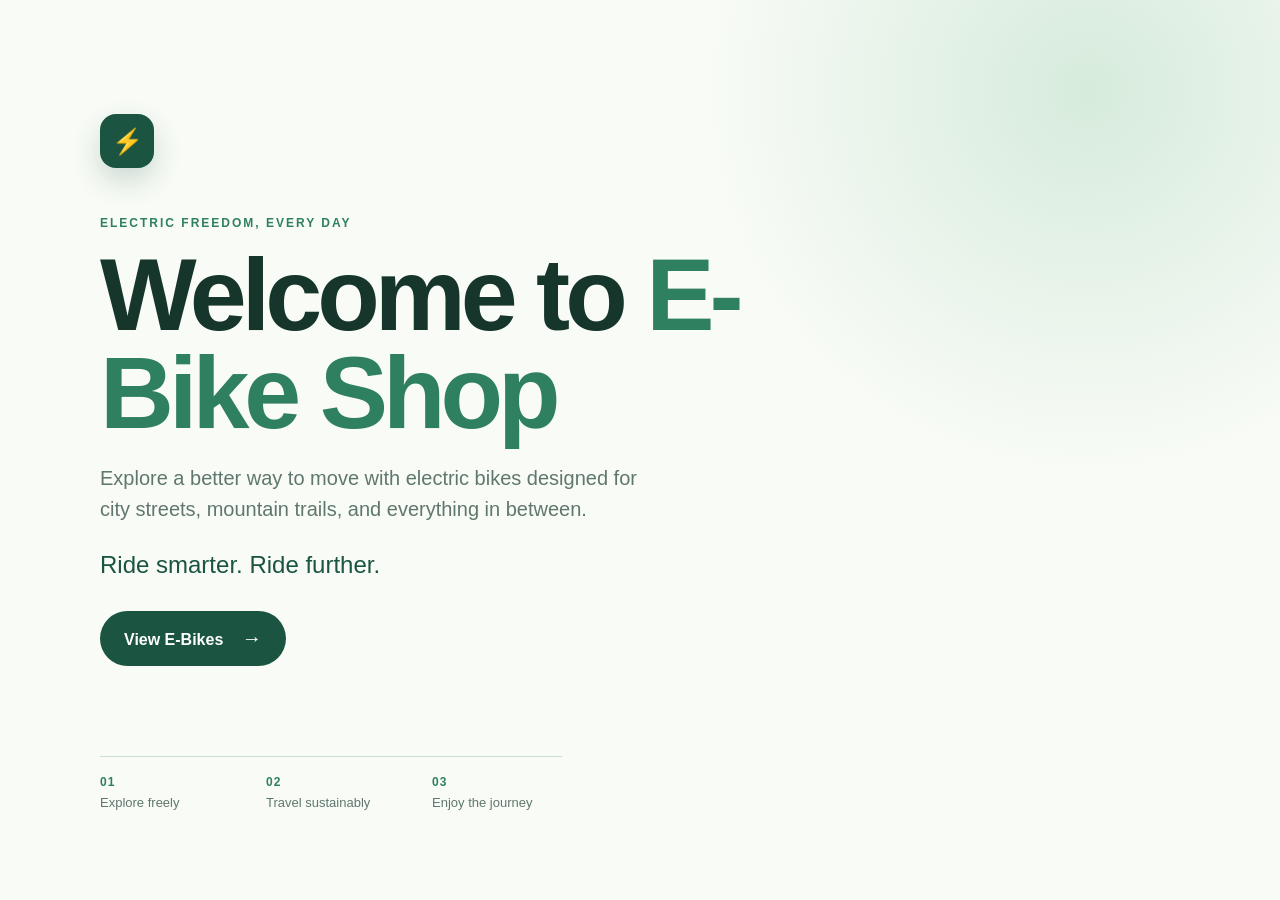
<file: index.html>
<!DOCTYPE html>
<html lang="en">

<head>
    <meta charset="UTF-8">
    <meta name="viewport" content="width=device-width, initial-scale=1.0">
    <meta name="description" content="Explore practical and adventurous electric bikes at E-Bike Shop.">
    <title>E-Bike Shop | Ride Smarter</title>

    <link rel="stylesheet" href="style.css">
</head>

<body>

    <main class="hero page-shell">
        <div class="brand-mark" aria-hidden="true">⚡</div>
        <p class="eyebrow">ELECTRIC FREEDOM, EVERY DAY</p>
        <h1>Welcome to <span>E-Bike Shop</span></h1>
        <p class="intro">Explore a better way to move with electric bikes designed for city streets, mountain trails, and everything in between.</p>
        <h2>Ride smarter. Ride further.</h2>
        <button id="EbikeButton" class="button">View E-Bikes <span aria-hidden="true">→</span></button>
        <div class="feature-row" aria-label="Shop benefits">
            <div><strong>01</strong><span>Explore freely</span></div>
            <div><strong>02</strong><span>Travel sustainably</span></div>
            <div><strong>03</strong><span>Enjoy the journey</span></div>
        </div>
    </main>

    <script src="script.js"></script>

</body>
</html>
</file>
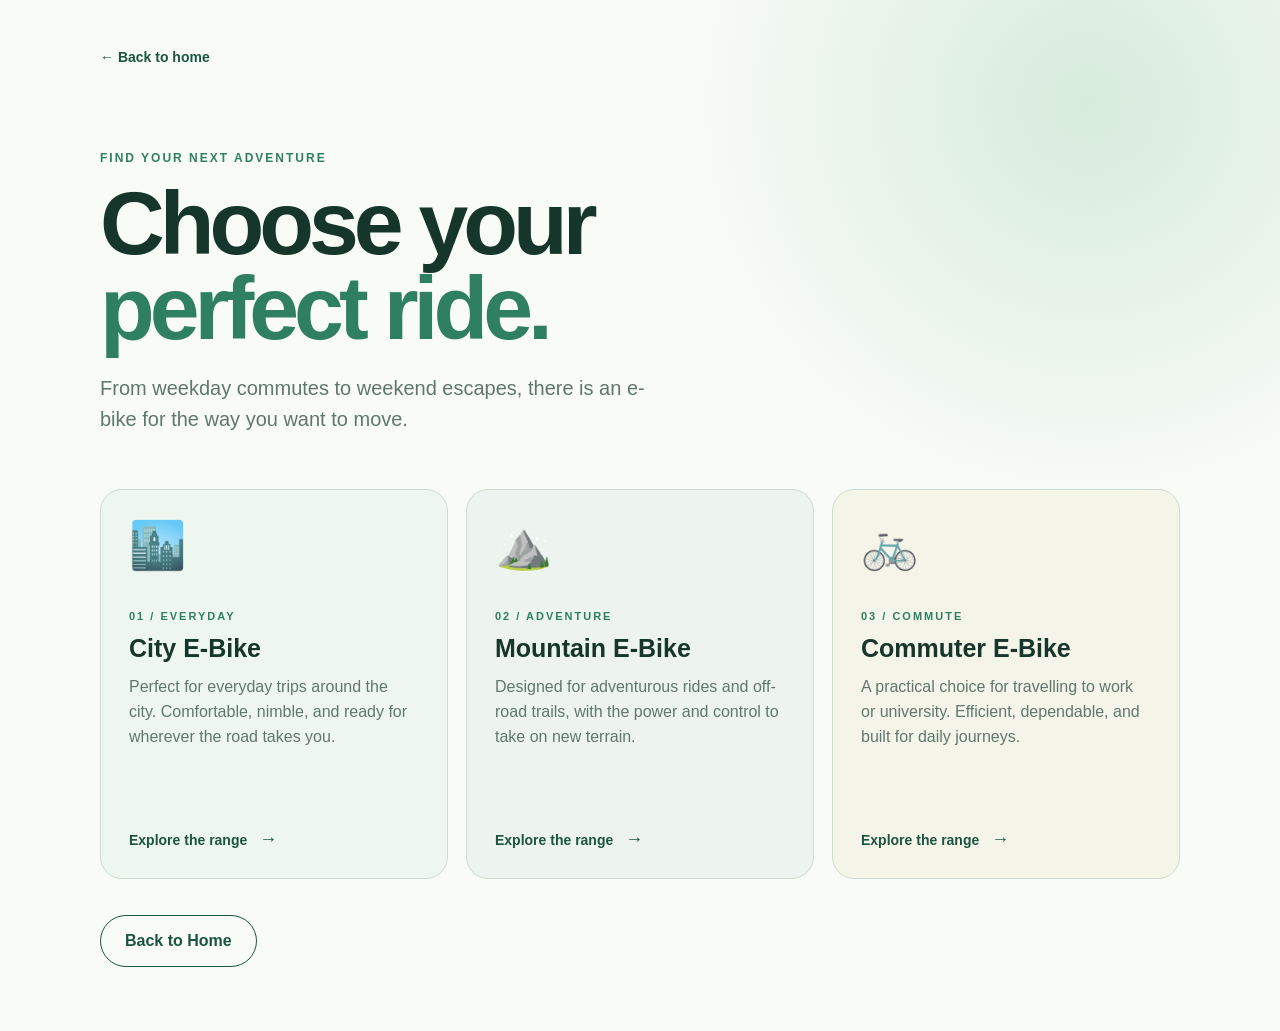
<file: Ebike.html>
<!DOCTYPE html>
<html lang="en">

<head>
    <meta charset="UTF-8">
    <meta name="viewport" content="width=device-width, initial-scale=1.0">
    <meta name="description" content="Browse City, Mountain, and Commuter E-Bikes.">
    <title>Our E-Bikes | E-Bike Shop</title>

    <link rel="stylesheet" href="style.css">
</head>

<body>

    <main class="page-shell bikes-page">
        <a class="text-link" href="index.html">← Back to home</a>
        <p class="eyebrow">FIND YOUR NEXT ADVENTURE</p>
        <h1>Choose your <span>perfect ride.</span></h1>
        <p class="intro">From weekday commutes to weekend escapes, there is an e-bike for the way you want to move.</p>
        <section class="bike-grid" aria-label="Available e-bikes">
            <article class="bike-card city-card"><div class="bike-icon" aria-hidden="true">🏙️</div><p class="card-number">01 / EVERYDAY</p><h2>City E-Bike</h2><p>Perfect for everyday trips around the city. Comfortable, nimble, and ready for wherever the road takes you.</p><a class="card-link" href="index.html">Explore the range <span aria-hidden="true">→</span></a></article>
            <article class="bike-card mountain-card"><div class="bike-icon" aria-hidden="true">⛰️</div><p class="card-number">02 / ADVENTURE</p><h2>Mountain E-Bike</h2><p>Designed for adventurous rides and off-road trails, with the power and control to take on new terrain.</p><a class="card-link" href="index.html">Explore the range <span aria-hidden="true">→</span></a></article>
            <article class="bike-card commuter-card"><div class="bike-icon" aria-hidden="true">🚲</div><p class="card-number">03 / COMMUTE</p><h2>Commuter E-Bike</h2><p>A practical choice for travelling to work or university. Efficient, dependable, and built for daily journeys.</p><a class="card-link" href="index.html">Explore the range <span aria-hidden="true">→</span></a></article>
        </section>
        <button id="homeButton" class="button secondary-button">Back to Home</button>
    </main>

</body>
</html>
</file>
<file: style.css>
:root{--ink:#16352b;--muted:#60776d;--green:#2f8060;--dark:#1b5542;--mint:#e5f1e9;--cream:#f8fbf6;--line:#cbded1}*{box-sizing:border-box}body{margin:0;min-height:100vh;color:var(--ink);background:radial-gradient(circle at 85% 10%,#d6ebdc 0,transparent 28%),var(--cream);font-family:Arial,Helvetica,sans-serif}.page-shell{width:min(1080px,calc(100% - 48px));margin:0 auto}.hero{min-height:100vh;padding:72px 0 48px;display:flex;flex-direction:column;justify-content:center;align-items:flex-start}.brand-mark{display:grid;place-items:center;width:54px;height:54px;margin-bottom:48px;border-radius:16px;color:#fff;background:var(--dark);font-size:25px;box-shadow:0 12px 28px #1b554233}.eyebrow,.card-number{margin:0 0 16px;color:var(--green);font-size:12px;font-weight:700;letter-spacing:2px}h1,h2,p{margin-top:0}h1{max-width:760px;margin-bottom:22px;font-size:clamp(3.2rem,8vw,6.8rem);line-height:.95;letter-spacing:-5px}h1 span{color:var(--green)}.intro{max-width:550px;margin-bottom:26px;color:var(--muted);font-size:20px;line-height:1.55}.hero h2{margin-bottom:32px;font-size:clamp(1.2rem,2vw,1.5rem);font-weight:400;color:var(--dark)}.button{border:0;border-radius:999px;padding:16px 24px;color:#fff;background:var(--dark);font:inherit;font-weight:700;cursor:pointer;transition:transform .2s ease,background .2s ease,box-shadow .2s ease}.button span{margin-left:14px;font-size:20px}.button:hover,.button:focus-visible{background:var(--green);transform:translateY(-3px);box-shadow:0 10px 20px #2f806044}.button:focus-visible,a:focus-visible{outline:3px solid #9bd3ae;outline-offset:4px}.feature-row{display:flex;gap:36px;margin-top:90px;padding-top:18px;border-top:1px solid var(--line)}.feature-row div{display:flex;flex-direction:column;gap:6px;min-width:130px}.feature-row strong{color:var(--green);font-size:12px;letter-spacing:1px}.feature-row span{color:var(--muted);font-size:13px}.bikes-page{padding:48px 0 64px}.text-link,.card-link{color:var(--dark);font-weight:700;text-decoration:none}.text-link{display:inline-block;margin-bottom:86px;font-size:14px}.text-link:hover,.card-link:hover{color:var(--green)}.bikes-page h1{max-width:680px;font-size:clamp(3rem,7vw,6rem)}.bikes-page .intro{margin-bottom:54px}.bike-grid{display:grid;grid-template-columns:repeat(3,1fr);gap:18px}.bike-card{min-height:390px;padding:28px;border:1px solid var(--line);border-radius:22px;background:#fff;display:flex;flex-direction:column;transition:transform .2s ease,box-shadow .2s ease}.bike-card:hover{transform:translateY(-6px);box-shadow:0 18px 35px #214b3620}.city-card{background:#eef7ef}.mountain-card{background:#edf3ee}.commuter-card{background:#f5f4e9}.bike-icon{font-size:46px;margin-bottom:38px}.card-number{margin-bottom:12px;font-size:11px}.bike-card h2{margin-bottom:12px;font-size:25px}.bike-card p:not(.card-number){color:var(--muted);line-height:1.55}.card-link{margin-top:auto;padding-top:22px;font-size:14px}.card-link span{margin-left:8px;font-size:18px}.secondary-button{margin-top:36px;background:transparent;color:var(--dark);border:1px solid var(--dark)}.secondary-button:hover,.secondary-button:focus-visible{color:#fff}@media(max-width:760px){.page-shell{width:min(100% - 32px,560px)}.hero{padding-top:40px}.brand-mark{margin-bottom:34px}h1{letter-spacing:-3px}.feature-row{gap:16px;margin-top:64px}.feature-row div{min-width:0}.bike-grid{grid-template-columns:1fr}.text-link{margin-bottom:56px}}
</file>
